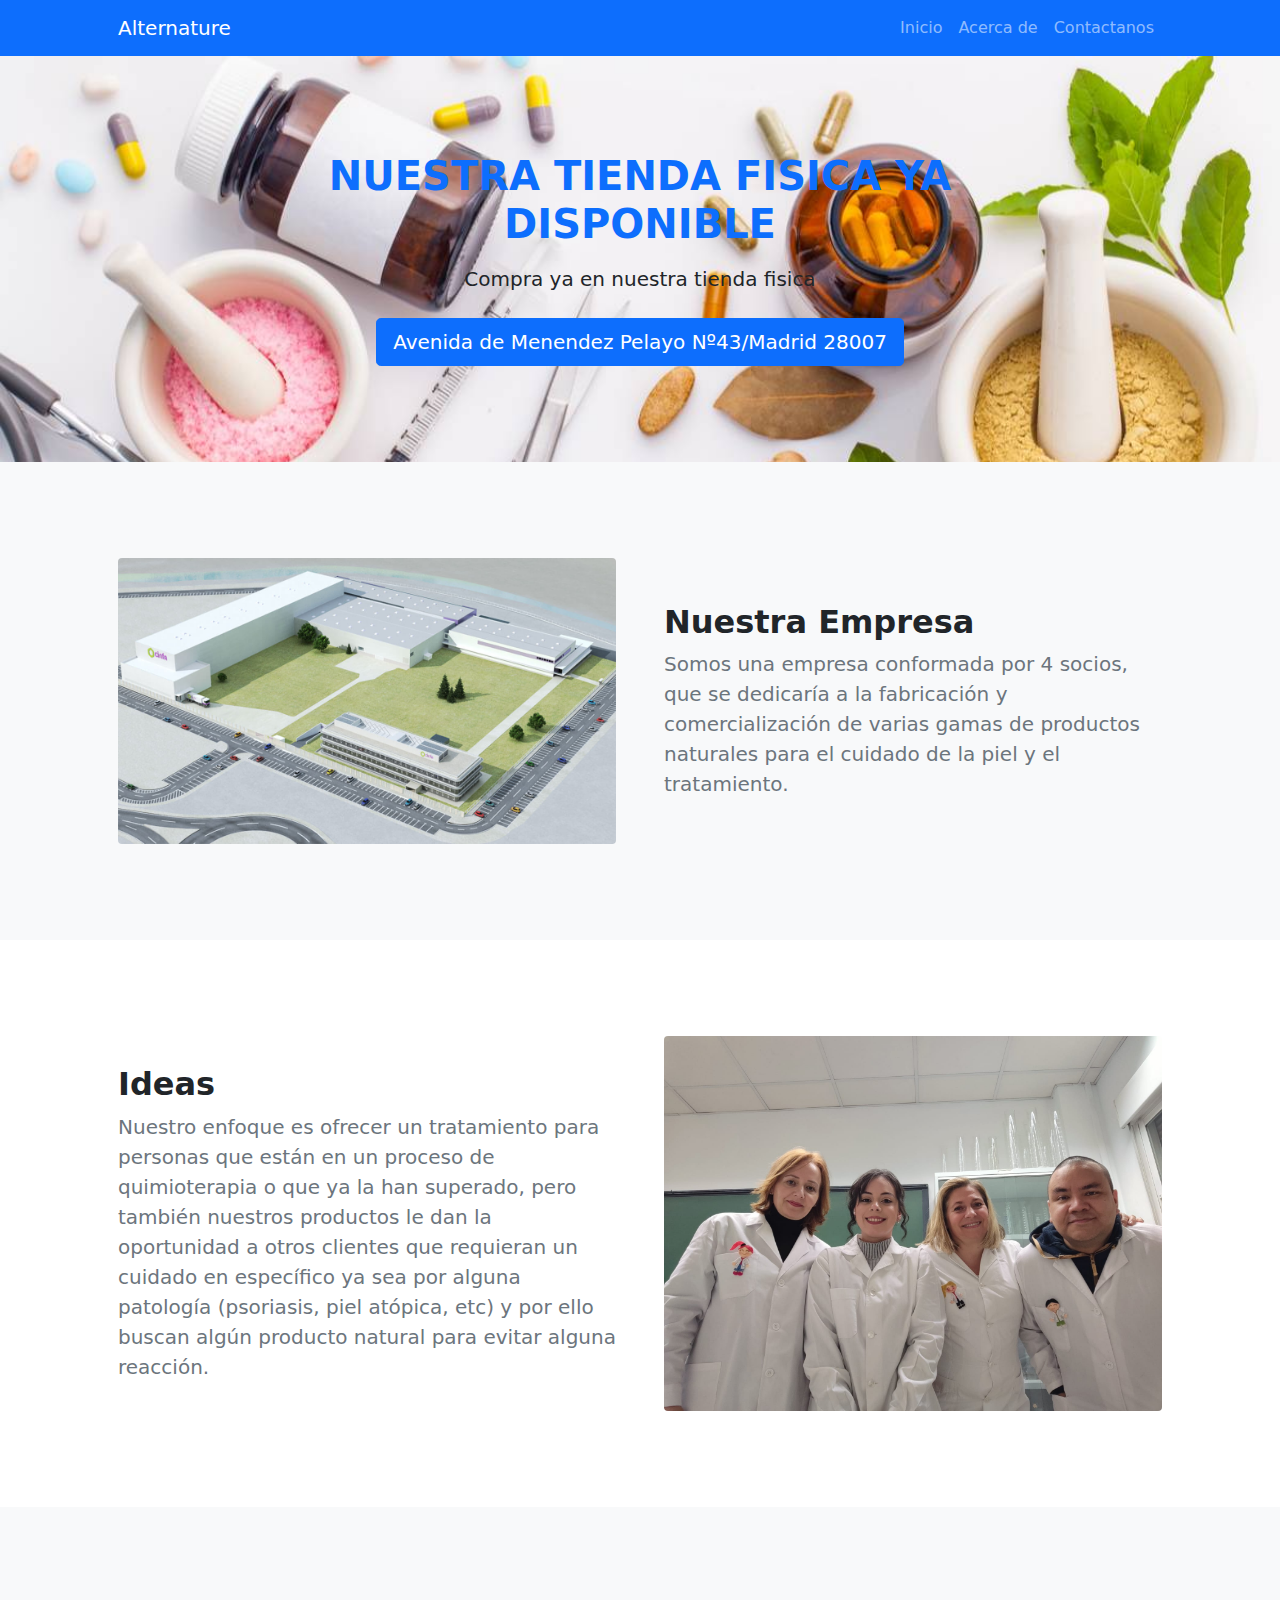
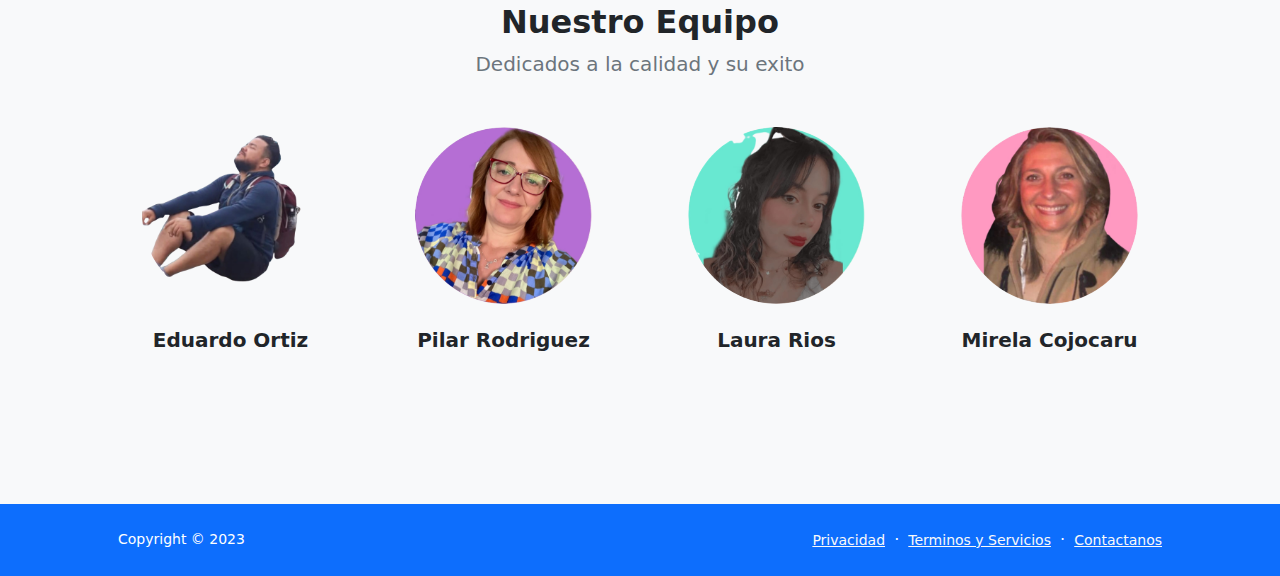
<file: about.html>
<!DOCTYPE html>
<html lang="en">
    <head>
        <meta charset="utf-8" />
        <meta name="viewport" content="width=device-width, initial-scale=1, shrink-to-fit=no" />
        <meta name="description" content="" />
        <meta name="author" content="" />
        <title>Acerca de | alternature.es</title>
        <!-- Favicon-->
        <link rel="icon" type="image/x-icon" href="assets/alternature.png" />
        <!-- Bootstrap icons-->
        <link href="https://cdn.jsdelivr.net/npm/bootstrap-icons@1.5.0/font/bootstrap-icons.css" rel="stylesheet" />
        <!-- Core theme CSS (includes Bootstrap)-->
        <link href="css/styles.css" rel="stylesheet" />
    </head>
    <body class="d-flex flex-column">
        <main class="flex-shrink-0">
            <!-- Navigation-->
            <nav class="navbar navbar-expand-lg navbar-dark bg-primary">
                <div class="container px-5">
                    <a class="navbar-brand" href="index.html">Alternature</a>
                    <button class="navbar-toggler" type="button" data-bs-toggle="collapse" data-bs-target="#navbarSupportedContent" aria-controls="navbarSupportedContent" aria-expanded="false" aria-label="Toggle navigation"><span class="navbar-toggler-icon"></span></button>
                    <div class="collapse navbar-collapse" id="navbarSupportedContent">
                        <ul class="navbar-nav ms-auto mb-2 mb-lg-0">
                            <li class="nav-item"><a class="nav-link" href="index.html">Inicio</a></li>
                            <li class="nav-item"><a class="nav-link" href="about.html">Acerca de</a></li>
                            <li class="nav-item"><a class="nav-link" href="contact.html">Contactanos</a></li>
                        </ul>
                    </div>
                </div>
            </nav>
            <!-- Header-->
            <header class="py-5">
                <div class="container px-5">
                    <div class="row justify-content-center">
                        <div class="col-lg-8 col-xxl-6">
                            <div class="text-center my-5">
                                <h1 class="fw-bolder mb-3 text-primary">NUESTRA TIENDA FISICA YA DISPONIBLE</h1>
                                <p class="lead fw-normal text-dark mb-4">Compra ya en nuestra tienda fisica</p>
                                <a class="btn btn-primary btn-lg" href="#scroll-target">Avenida de Menendez Pelayo Nº43/Madrid 28007</a>
                            </div>
                        </div>
                    </div>
                </div>
            </header>
            <!-- About section one-->
            <section class="py-5 bg-light" id="scroll-target">
                <div class="container px-5 my-5">
                    <div class="row gx-5 align-items-center">
                        <div class="col-lg-6"><img class="img-fluid rounded mb-5 mb-lg-0" src="assets/empresa.jpg" alt="..." /></div>
                        <div class="col-lg-6">
                            <h2 class="fw-bolder">Nuestra Empresa</h2>
                            <p class="lead fw-normal text-muted mb-0">Somos una empresa conformada por 4 socios, que se dedicaría a la fabricación y comercialización de varias gamas de productos naturales para el cuidado de la piel y el tratamiento.</p>
                        </div>
                    </div>
                </div>
            </section>
            <!-- About section two-->
            <section class="py-5">
                <div class="container px-5 my-5">
                    <div class="row gx-5 align-items-center">
                        <div class="col-lg-6 order-first order-lg-last"><img class="img-fluid rounded mb-5 mb-lg-0" src="assets/personal.jpeg" alt="..." /></div>
                        <div class="col-lg-6">
                            <h2 class="fw-bolder">Ideas</h2>
                            <p class="lead fw-normal text-muted mb-0">Nuestro enfoque es ofrecer un tratamiento para personas que están en un proceso de quimioterapia  o que ya la han superado, pero también nuestros productos le dan la oportunidad a otros clientes que requieran un cuidado en específico ya sea por alguna patología (psoriasis, piel atópica, etc) y por ello buscan algún producto natural para evitar alguna reacción.</p>
                        </div>
                    </div>
                </div>
            </section>
            <!-- Team members section-->
            <section class="py-5 bg-light">
                <div class="container px-5 my-5">
                    <div class="text-center">
                        <h2 class="fw-bolder">Nuestro Equipo</h2>
                        <p class="lead fw-normal text-muted mb-5">Dedicados a la calidad y su exito</p>
                    </div>
                    <div class="row gx-5 row-cols-1 row-cols-sm-2 row-cols-xl-4 justify-content-center">
                        <div class="col mb-5 mb-5 mb-xl-0">
                            <div class="text-center">
                                <img class="img-fluid rounded-circle mb-4 px-4" src="assets/p1.png" alt="..." />
                                <h5 class="fw-bolder">Eduardo Ortiz</h5>
                            </div>
                        </div>
                        <div class="col mb-5 mb-5 mb-xl-0">
                            <div class="text-center">
                                <img class="img-fluid rounded-circle mb-4 px-4" src="assets/p2.png" alt="..." />
                                <h5 class="fw-bolder">Pilar Rodriguez</h5>
                            </div>
                        </div>
                        <div class="col mb-5 mb-5 mb-sm-0">
                            <div class="text-center">
                                <img class="img-fluid rounded-circle mb-4 px-4" src="assets/p3.png" alt="..." />
                                <h5 class="fw-bolder">Laura Rios</h5>
                            </div>
                        </div>
                        <div class="col mb-5">
                            <div class="text-center">
                                <img class="img-fluid rounded-circle mb-4 px-4" src="assets/p4.png" alt="..." />
                                <h5 class="fw-bolder">Mirela Cojocaru</h5>
                            </div>
                        </div>
                    </div>
                </div>
            </section>
        </main>
        <!-- Footer-->
        <footer class="bg-primary py-4 mt-auto">
            <div class="container px-5">
                <div class="row align-items-center justify-content-between flex-column flex-sm-row">
                    <div class="col-auto"><div class="small m-0 text-white">Copyright &copy; 2023</div></div>
                    <div class="col-auto">
                        <a class="link-light small" href="#!">Privacidad</a>
                        <span class="text-white mx-1">&middot;</span>
                        <a class="link-light small" href="#!">Terminos y Servicios</a>
                        <span class="text-white mx-1">&middot;</span>
                        <a class="link-light small" href="#!">Contactanos</a>
                    </div>
                </div>
            </div>
        </footer>
        <!-- Bootstrap core JS-->
        <script src="https://cdn.jsdelivr.net/npm/bootstrap@5.1.3/dist/js/bootstrap.bundle.min.js"></script>
        <!-- Core theme JS-->
        <script src="js/scripts.js"></script>
    </body>
</html>
</file>
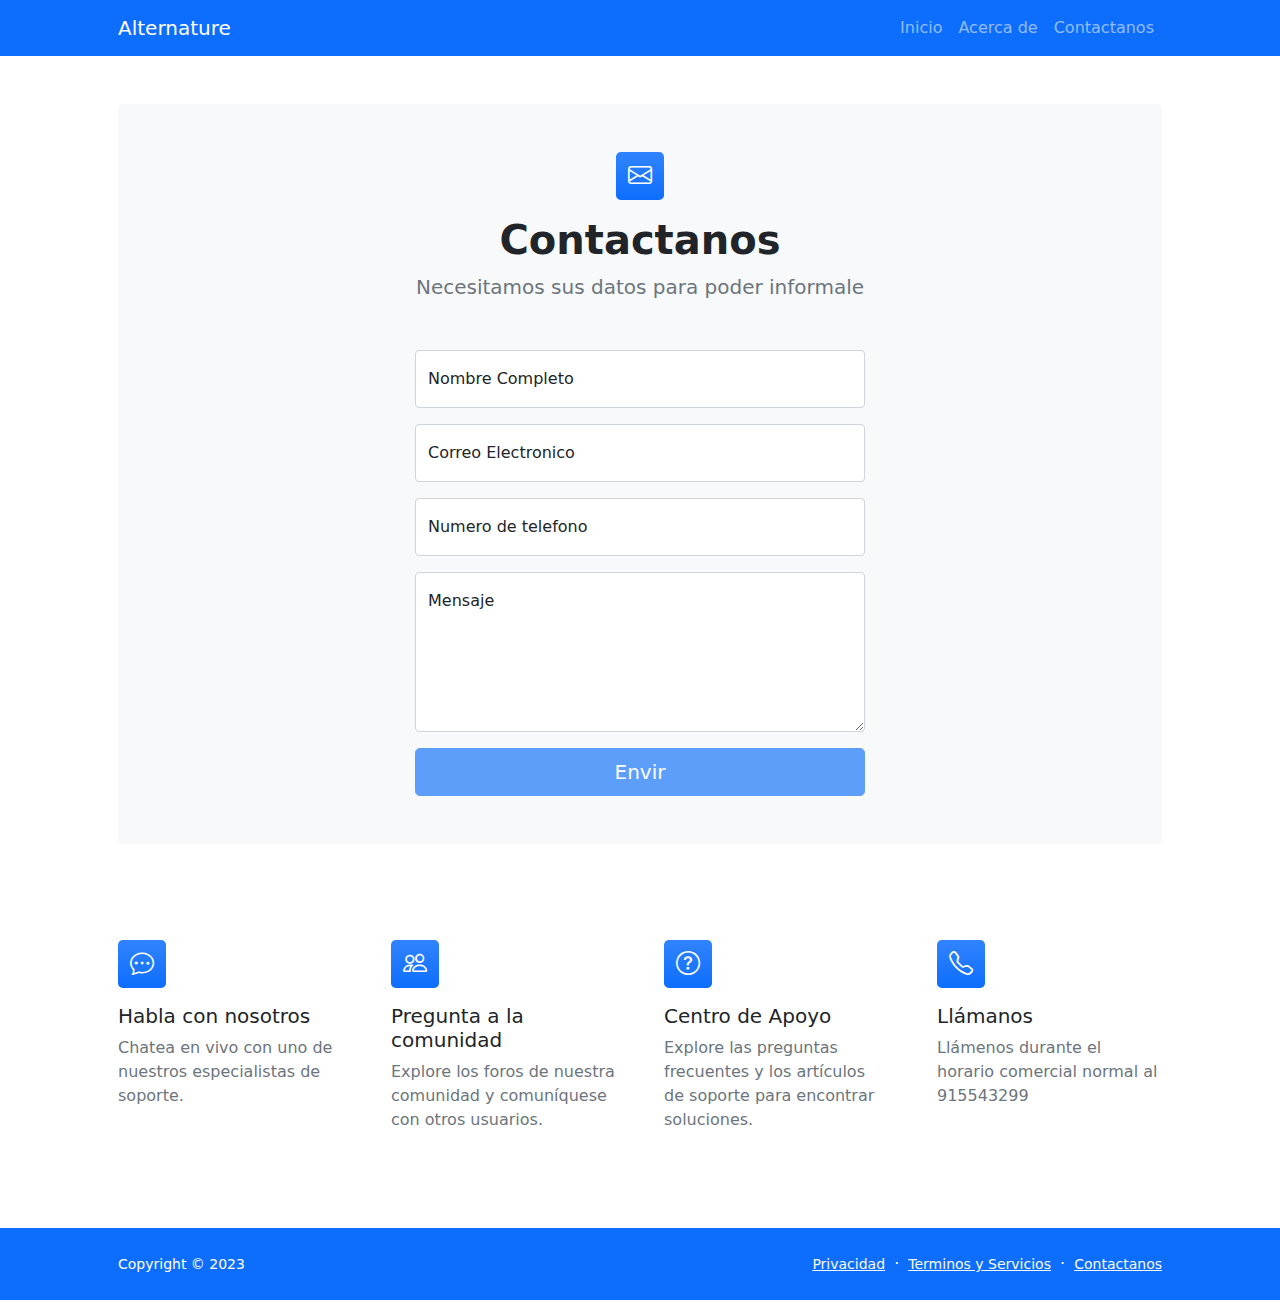
<file: contact.html>
<!DOCTYPE html>
<html lang="en">
    <head>
        <meta charset="utf-8" />
        <meta name="viewport" content="width=device-width, initial-scale=1, shrink-to-fit=no" />
        <meta name="description" content />
        <meta name="author" content />
        <title>contactanos | alternature.es</title>
        <!-- Favicon-->
        <link rel="icon" type="image/x-icon" href="assets/alternature.png" />
        <!-- Bootstrap icons-->
        <link href="https://cdn.jsdelivr.net/npm/bootstrap-icons@1.5.0/font/bootstrap-icons.css" rel="stylesheet" />
        <!-- Core theme CSS (includes Bootstrap)-->
        <link href="css/styles.css" rel="stylesheet" />
    </head>
    <body class="d-flex flex-column">
        <main class="flex-shrink-0">
            <!-- Navigation-->
            <nav class="navbar navbar-expand-lg navbar-dark bg-primary">
                <div class="container px-5">
                    <a class="navbar-brand" href="index.html">Alternature</a>
                    <button class="navbar-toggler" type="button" data-bs-toggle="collapse" data-bs-target="#navbarSupportedContent" aria-controls="navbarSupportedContent" aria-expanded="false" aria-label="Toggle navigation"><span class="navbar-toggler-icon"></span></button>
                    <div class="collapse navbar-collapse" id="navbarSupportedContent">
                        <ul class="navbar-nav ms-auto mb-2 mb-lg-0">
                            <li class="nav-item"><a class="nav-link" href="index.html">Inicio</a></li>
                            <li class="nav-item"><a class="nav-link" href="about.html">Acerca de</a></li>
                            <li class="nav-item"><a class="nav-link" href="contact.html">Contactanos</a></li>
                        </ul>
                    </div>
                </div>
            </nav>
            <!-- Page content-->
            <section class="py-5">
                <div class="container px-5">
                    <!-- Contact form-->
                    <div class="bg-light rounded-3 py-5 px-4 px-md-5 mb-5">
                        <div class="text-center mb-5">
                            <div class="feature bg-primary bg-gradient text-white rounded-3 mb-3"><i class="bi bi-envelope"></i></div>
                            <h1 class="fw-bolder">Contactanos</h1>
                            <p class="lead fw-normal text-muted mb-0">Necesitamos sus datos para poder informale</p>
                        </div>
                        <div class="row gx-5 justify-content-center">
                            <div class="col-lg-8 col-xl-6">
                                <!-- * * * * * * * * * * * * * * *-->
                                <!-- * * SB Forms Contact Form * *-->
                                <!-- * * * * * * * * * * * * * * *-->
                                <!-- This form is pre-integrated with SB Forms.-->
                                <!-- To make this form functional, sign up at-->
                                <!-- https://startbootstrap.com/solution/contact-forms-->
                                <!-- to get an API token!-->
                                <form id="contactForm" data-sb-form-api-token="API_TOKEN">
                                    <!-- Name input-->
                                    <div class="form-floating mb-3">
                                        <input class="form-control" id="name" type="text" placeholder="Enter your name..." data-sb-validations="required" />
                                        <label for="name">Nombre Completo</label>
                                        <div class="invalid-feedback" data-sb-feedback="name:required">El nombre es requerido</div>
                                    </div>
                                    <!-- Email address input-->
                                    <div class="form-floating mb-3">
                                        <input class="form-control" id="email" type="email" placeholder="name@example.com" data-sb-validations="required,email" />
                                        <label for="email">Correo Electronico</label>
                                        <div class="invalid-feedback" data-sb-feedback="email:required">El correo es requerido</div>
                                        <div class="invalid-feedback" data-sb-feedback="email:email">El correo introducido no es valido</div>
                                    </div>
                                    <!-- Phone number input-->
                                    <div class="form-floating mb-3">
                                        <input class="form-control" id="phone" type="tel" placeholder="(123) 456-7890" data-sb-validations="required" />
                                        <label for="phone">Numero de telefono</label>
                                        <div class="invalid-feedback" data-sb-feedback="phone:required">El numero de telefono es requerido</div>
                                    </div>
                                    <!-- Message input-->
                                    <div class="form-floating mb-3">
                                        <textarea class="form-control" id="message" type="text" placeholder="Enter your message here..." style="height: 10rem" data-sb-validations="required"></textarea>
                                        <label for="message">Mensaje</label>
                                        <div class="invalid-feedback" data-sb-feedback="message:required">El mensaje es requerido</div>
                                    </div>
                                    <!-- Submit success message-->
                                    <!---->
                                    <!-- This is what your users will see when the form-->
                                    <!-- has successfully submitted-->
                                    <div class="d-none" id="submitSuccessMessage">
                                        <div class="text-center mb-3">
                                            <div class="fw-bolder">Formulario enviado correctamente</div>
                                            Gracias por contactar con nosotros, le iremos informando 
                                        </div>
                                    </div>
                                    <!-- Submit error message-->
                                    <!---->
                                    <!-- This is what your users will see when there is-->
                                    <!-- an error submitting the form-->
                                    <div class="d-none" id="submitErrorMessage"><div class="text-center text-danger mb-3">Error sending message!</div></div>
                                    <!-- Submit Button-->
                                    <div class="d-grid"><button class="btn btn-primary btn-lg disabled" id="submitButton" type="submit">Envir</button></div>
                                </form>
                            </div>
                        </div>
                    </div>
                    <!-- Contact cards-->
                    <div class="row gx-5 row-cols-2 row-cols-lg-4 py-5">
                        <div class="col">
                            <div class="feature bg-primary bg-gradient text-white rounded-3 mb-3"><i class="bi bi-chat-dots"></i></div>
                            <div class="h5 mb-2">Habla con nosotros</div>
                            <p class="text-muted mb-0">
                                Chatea en vivo con uno de nuestros especialistas de soporte.</p>
                        </div>
                        <div class="col">
                            <div class="feature bg-primary bg-gradient text-white rounded-3 mb-3"><i class="bi bi-people"></i></div>
                            <div class="h5">
                                Pregunta a la comunidad</div>
                            <p class="text-muted mb-0">Explore los foros de nuestra comunidad y comuníquese con otros usuarios.</p>
                        </div>
                        <div class="col">
                            <div class="feature bg-primary bg-gradient text-white rounded-3 mb-3"><i class="bi bi-question-circle"></i></div>
                            <div class="h5">Centro de Apoyo</div>
                            <p class="text-muted mb-0">Explore las preguntas frecuentes y los artículos de soporte para encontrar soluciones.</p>
                        </div>
                        <div class="col">
                            <div class="feature bg-primary bg-gradient text-white rounded-3 mb-3"><i class="bi bi-telephone"></i></div>
                            <div class="h5">Llámanos</div>
                            <p class="text-muted mb-0">Llámenos durante el horario comercial normal al 915543299</p>
                        </div>
                    </div>
                </div>
            </section>
        </main>
        <!-- Footer-->
        <footer class="bg-primary py-4 mt-auto">
            <div class="container px-5">
                <div class="row align-items-center justify-content-between flex-column flex-sm-row">
                    <div class="col-auto"><div class="small m-0 text-white">Copyright &copy; 2023</div></div>
                    <div class="col-auto">
                        <a class="link-light small" href="#!">Privacidad</a>
                        <span class="text-white mx-1">&middot;</span>
                        <a class="link-light small" href="#!">Terminos y Servicios</a>
                        <span class="text-white mx-1">&middot;</span>
                        <a class="link-light small" href="#!">Contactanos</a>
                    </div>
                </div>
            </div>
        </footer>
        <!-- Bootstrap core JS-->
        <script src="https://cdn.jsdelivr.net/npm/bootstrap@5.1.3/dist/js/bootstrap.bundle.min.js"></script>
        <!-- Core theme JS-->
        <script src="js/scripts.js"></script>
        <!-- * * * * * * * * * * * * * * * * * * * * * * * * * * * * * * * * * * * * * * * *-->
        <!-- * *                               SB Forms JS                               * *-->
        <!-- * * Activate your form at https://startbootstrap.com/solution/contact-forms * *-->
        <!-- * * * * * * * * * * * * * * * * * * * * * * * * * * * * * * * * * * * * * * * *-->
        <script src="https://cdn.startbootstrap.com/sb-forms-latest.js"></script>
    </body>
</html>
</file>
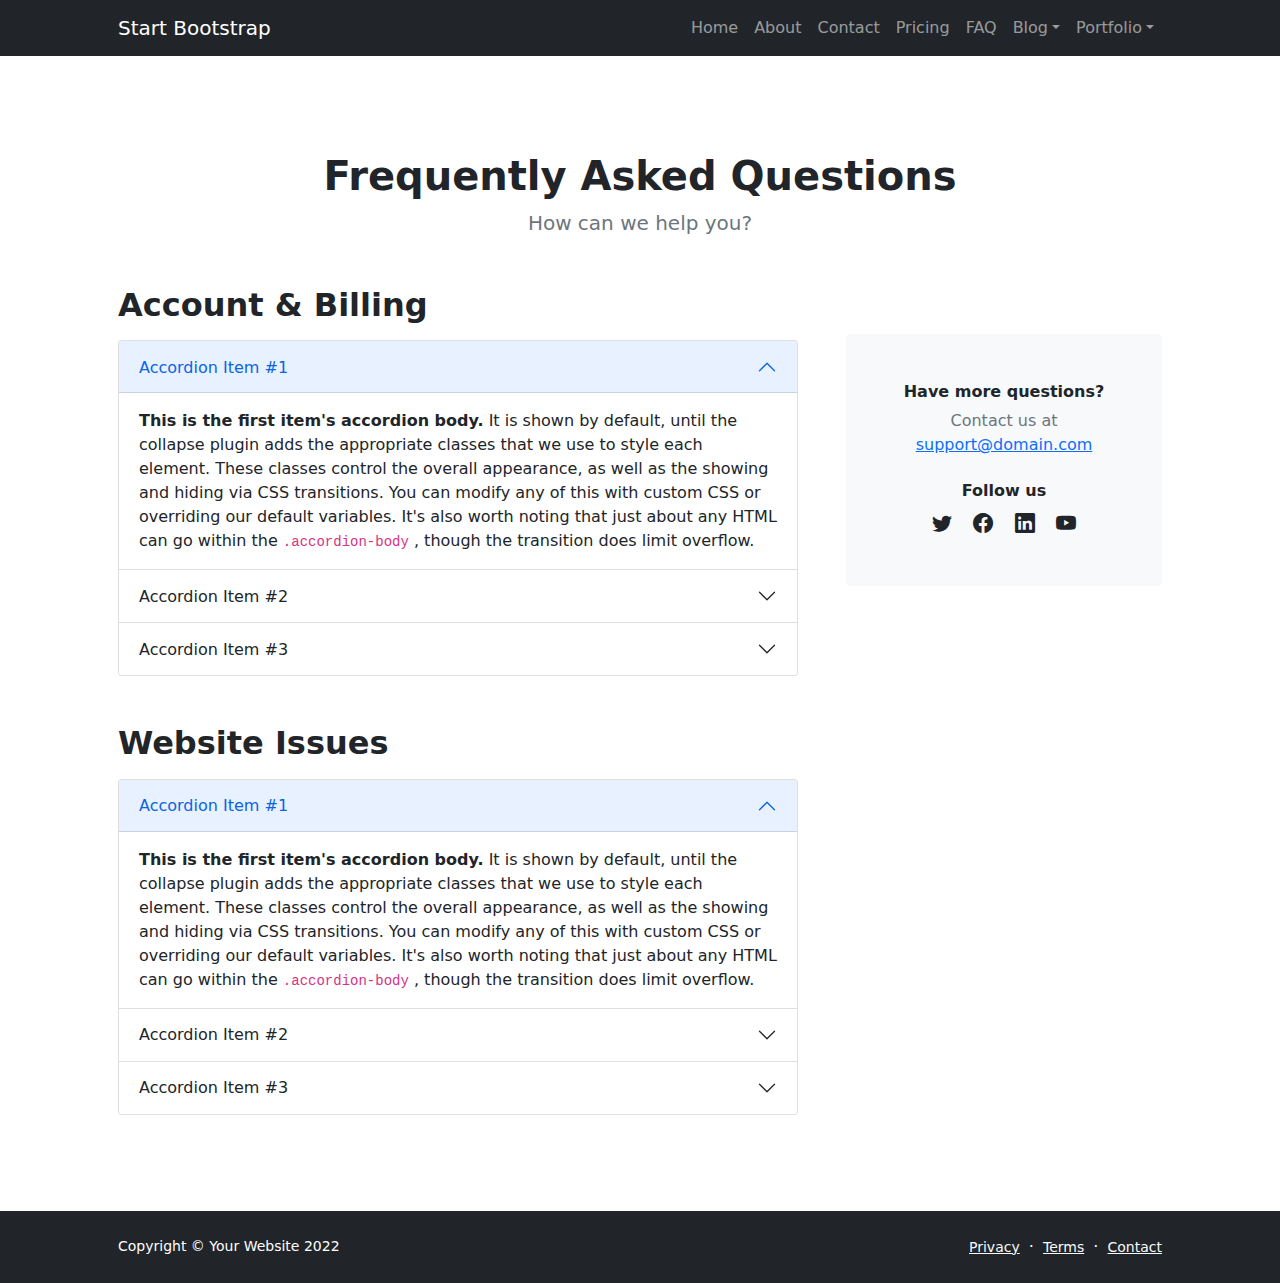
<file: faq.html>
<!DOCTYPE html>
<html lang="en">
    <head>
        <meta charset="utf-8" />
        <meta name="viewport" content="width=device-width, initial-scale=1, shrink-to-fit=no" />
        <meta name="description" content="" />
        <meta name="author" content="" />
        <title>Modern Business - Start Bootstrap Template</title>
        <!-- Favicon-->
        <link rel="icon" type="image/x-icon" href="assets/favicon.ico" />
        <!-- Bootstrap icons-->
        <link href="https://cdn.jsdelivr.net/npm/bootstrap-icons@1.5.0/font/bootstrap-icons.css" rel="stylesheet" />
        <!-- Core theme CSS (includes Bootstrap)-->
        <link href="css/styles.css" rel="stylesheet" />
    </head>
    <body class="d-flex flex-column h-100">
        <main class="flex-shrink-0">
            <!-- Navigation-->
            <nav class="navbar navbar-expand-lg navbar-dark bg-dark">
                <div class="container px-5">
                    <a class="navbar-brand" href="index.html">Start Bootstrap</a>
                    <button class="navbar-toggler" type="button" data-bs-toggle="collapse" data-bs-target="#navbarSupportedContent" aria-controls="navbarSupportedContent" aria-expanded="false" aria-label="Toggle navigation"><span class="navbar-toggler-icon"></span></button>
                    <div class="collapse navbar-collapse" id="navbarSupportedContent">
                        <ul class="navbar-nav ms-auto mb-2 mb-lg-0">
                            <li class="nav-item"><a class="nav-link" href="index.html">Home</a></li>
                            <li class="nav-item"><a class="nav-link" href="about.html">About</a></li>
                            <li class="nav-item"><a class="nav-link" href="contact.html">Contact</a></li>
                            <li class="nav-item"><a class="nav-link" href="pricing.html">Pricing</a></li>
                            <li class="nav-item"><a class="nav-link" href="faq.html">FAQ</a></li>
                            <li class="nav-item dropdown">
                                <a class="nav-link dropdown-toggle" id="navbarDropdownBlog" href="#" role="button" data-bs-toggle="dropdown" aria-expanded="false">Blog</a>
                                <ul class="dropdown-menu dropdown-menu-end" aria-labelledby="navbarDropdownBlog">
                                    <li><a class="dropdown-item" href="blog-home.html">Blog Home</a></li>
                                    <li><a class="dropdown-item" href="blog-post.html">Blog Post</a></li>
                                </ul>
                            </li>
                            <li class="nav-item dropdown">
                                <a class="nav-link dropdown-toggle" id="navbarDropdownPortfolio" href="#" role="button" data-bs-toggle="dropdown" aria-expanded="false">Portfolio</a>
                                <ul class="dropdown-menu dropdown-menu-end" aria-labelledby="navbarDropdownPortfolio">
                                    <li><a class="dropdown-item" href="portfolio-overview.html">Portfolio Overview</a></li>
                                    <li><a class="dropdown-item" href="portfolio-item.html">Portfolio Item</a></li>
                                </ul>
                            </li>
                        </ul>
                    </div>
                </div>
            </nav>
            <!-- Page Content-->
            <section class="py-5">
                <div class="container px-5 my-5">
                    <div class="text-center mb-5">
                        <h1 class="fw-bolder">Frequently Asked Questions</h1>
                        <p class="lead fw-normal text-muted mb-0">How can we help you?</p>
                    </div>
                    <div class="row gx-5">
                        <div class="col-xl-8">
                            <!-- FAQ Accordion 1-->
                            <h2 class="fw-bolder mb-3">Account &amp; Billing</h2>
                            <div class="accordion mb-5" id="accordionExample">
                                <div class="accordion-item">
                                    <h3 class="accordion-header" id="headingOne"><button class="accordion-button" type="button" data-bs-toggle="collapse" data-bs-target="#collapseOne" aria-expanded="true" aria-controls="collapseOne">Accordion Item #1</button></h3>
                                    <div class="accordion-collapse collapse show" id="collapseOne" aria-labelledby="headingOne" data-bs-parent="#accordionExample">
                                        <div class="accordion-body">
                                            <strong>This is the first item's accordion body.</strong>
                                            It is shown by default, until the collapse plugin adds the appropriate classes that we use to style each element. These classes control the overall appearance, as well as the showing and hiding via CSS transitions. You can modify any of this with custom CSS or overriding our default variables. It's also worth noting that just about any HTML can go within the
                                            <code>.accordion-body</code>
                                            , though the transition does limit overflow.
                                        </div>
                                    </div>
                                </div>
                                <div class="accordion-item">
                                    <h3 class="accordion-header" id="headingTwo"><button class="accordion-button collapsed" type="button" data-bs-toggle="collapse" data-bs-target="#collapseTwo" aria-expanded="false" aria-controls="collapseTwo">Accordion Item #2</button></h3>
                                    <div class="accordion-collapse collapse" id="collapseTwo" aria-labelledby="headingTwo" data-bs-parent="#accordionExample">
                                        <div class="accordion-body">
                                            <strong>This is the second item's accordion body.</strong>
                                            It is hidden by default, until the collapse plugin adds the appropriate classes that we use to style each element. These classes control the overall appearance, as well as the showing and hiding via CSS transitions. You can modify any of this with custom CSS or overriding our default variables. It's also worth noting that just about any HTML can go within the
                                            <code>.accordion-body</code>
                                            , though the transition does limit overflow.
                                        </div>
                                    </div>
                                </div>
                                <div class="accordion-item">
                                    <h3 class="accordion-header" id="headingThree"><button class="accordion-button collapsed" type="button" data-bs-toggle="collapse" data-bs-target="#collapseThree" aria-expanded="false" aria-controls="collapseThree">Accordion Item #3</button></h3>
                                    <div class="accordion-collapse collapse" id="collapseThree" aria-labelledby="headingThree" data-bs-parent="#accordionExample">
                                        <div class="accordion-body">
                                            <strong>This is the third item's accordion body.</strong>
                                            It is hidden by default, until the collapse plugin adds the appropriate classes that we use to style each element. These classes control the overall appearance, as well as the showing and hiding via CSS transitions. You can modify any of this with custom CSS or overriding our default variables. It's also worth noting that just about any HTML can go within the
                                            <code>.accordion-body</code>
                                            , though the transition does limit overflow.
                                        </div>
                                    </div>
                                </div>
                            </div>
                            <!-- FAQ Accordion 2-->
                            <h2 class="fw-bolder mb-3">Website Issues</h2>
                            <div class="accordion mb-5 mb-xl-0" id="accordionExample2">
                                <div class="accordion-item">
                                    <h3 class="accordion-header" id="headingOne"><button class="accordion-button" type="button" data-bs-toggle="collapse" data-bs-target="#collapseOne" aria-expanded="true" aria-controls="collapseOne">Accordion Item #1</button></h3>
                                    <div class="accordion-collapse collapse show" id="collapseOne" aria-labelledby="headingOne" data-bs-parent="#accordionExample2">
                                        <div class="accordion-body">
                                            <strong>This is the first item's accordion body.</strong>
                                            It is shown by default, until the collapse plugin adds the appropriate classes that we use to style each element. These classes control the overall appearance, as well as the showing and hiding via CSS transitions. You can modify any of this with custom CSS or overriding our default variables. It's also worth noting that just about any HTML can go within the
                                            <code>.accordion-body</code>
                                            , though the transition does limit overflow.
                                        </div>
                                    </div>
                                </div>
                                <div class="accordion-item">
                                    <h3 class="accordion-header" id="headingTwo"><button class="accordion-button collapsed" type="button" data-bs-toggle="collapse" data-bs-target="#collapseTwo" aria-expanded="false" aria-controls="collapseTwo">Accordion Item #2</button></h3>
                                    <div class="accordion-collapse collapse" id="collapseTwo" aria-labelledby="headingTwo" data-bs-parent="#accordionExample2">
                                        <div class="accordion-body">
                                            <strong>This is the second item's accordion body.</strong>
                                            It is hidden by default, until the collapse plugin adds the appropriate classes that we use to style each element. These classes control the overall appearance, as well as the showing and hiding via CSS transitions. You can modify any of this with custom CSS or overriding our default variables. It's also worth noting that just about any HTML can go within the
                                            <code>.accordion-body</code>
                                            , though the transition does limit overflow.
                                        </div>
                                    </div>
                                </div>
                                <div class="accordion-item">
                                    <h3 class="accordion-header" id="headingThree"><button class="accordion-button collapsed" type="button" data-bs-toggle="collapse" data-bs-target="#collapseThree" aria-expanded="false" aria-controls="collapseThree">Accordion Item #3</button></h3>
                                    <div class="accordion-collapse collapse" id="collapseThree" aria-labelledby="headingThree" data-bs-parent="#accordionExample2">
                                        <div class="accordion-body">
                                            <strong>This is the third item's accordion body.</strong>
                                            It is hidden by default, until the collapse plugin adds the appropriate classes that we use to style each element. These classes control the overall appearance, as well as the showing and hiding via CSS transitions. You can modify any of this with custom CSS or overriding our default variables. It's also worth noting that just about any HTML can go within the
                                            <code>.accordion-body</code>
                                            , though the transition does limit overflow.
                                        </div>
                                    </div>
                                </div>
                            </div>
                        </div>
                        <div class="col-xl-4">
                            <div class="card border-0 bg-light mt-xl-5">
                                <div class="card-body p-4 py-lg-5">
                                    <div class="d-flex align-items-center justify-content-center">
                                        <div class="text-center">
                                            <div class="h6 fw-bolder">Have more questions?</div>
                                            <p class="text-muted mb-4">
                                                Contact us at
                                                <br />
                                                <a href="#!">support@domain.com</a>
                                            </p>
                                            <div class="h6 fw-bolder">Follow us</div>
                                            <a class="fs-5 px-2 link-dark" href="#!"><i class="bi-twitter"></i></a>
                                            <a class="fs-5 px-2 link-dark" href="#!"><i class="bi-facebook"></i></a>
                                            <a class="fs-5 px-2 link-dark" href="#!"><i class="bi-linkedin"></i></a>
                                            <a class="fs-5 px-2 link-dark" href="#!"><i class="bi-youtube"></i></a>
                                        </div>
                                    </div>
                                </div>
                            </div>
                        </div>
                    </div>
                </div>
            </section>
        </main>
        <!-- Footer-->
        <footer class="bg-dark py-4 mt-auto">
            <div class="container px-5">
                <div class="row align-items-center justify-content-between flex-column flex-sm-row">
                    <div class="col-auto"><div class="small m-0 text-white">Copyright &copy; Your Website 2022</div></div>
                    <div class="col-auto">
                        <a class="link-light small" href="#!">Privacy</a>
                        <span class="text-white mx-1">&middot;</span>
                        <a class="link-light small" href="#!">Terms</a>
                        <span class="text-white mx-1">&middot;</span>
                        <a class="link-light small" href="#!">Contact</a>
                    </div>
                </div>
            </div>
        </footer>
        <!-- Bootstrap core JS-->
        <script src="https://cdn.jsdelivr.net/npm/bootstrap@5.1.3/dist/js/bootstrap.bundle.min.js"></script>
        <!-- Core theme JS-->
        <script src="js/scripts.js"></script>
    </body>
</html>
</file>
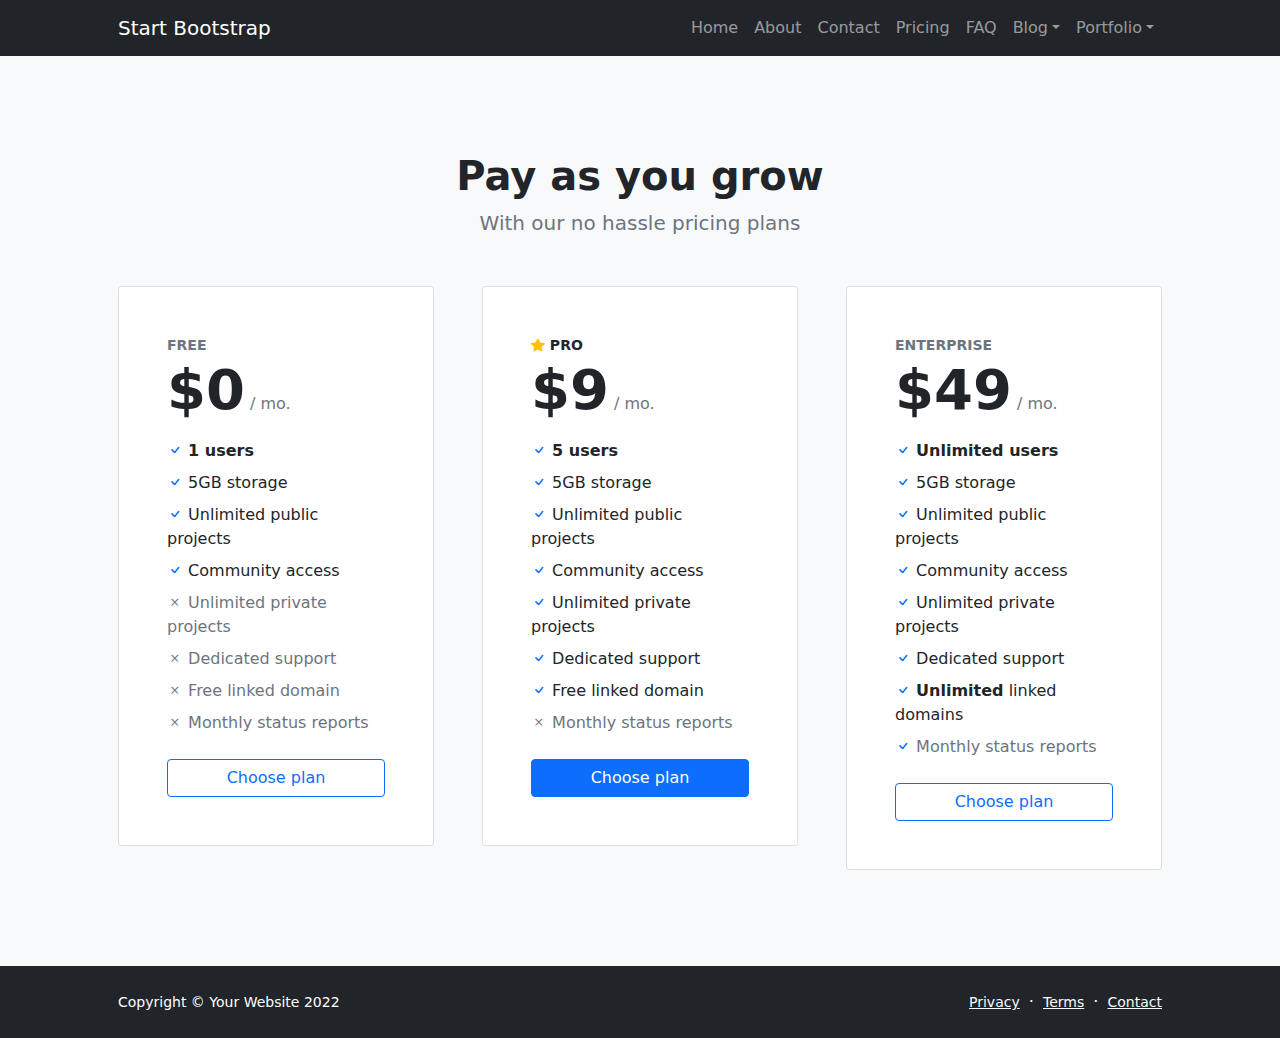
<file: pricing.html>
<!DOCTYPE html>
<html lang="en">
    <head>
        <meta charset="utf-8" />
        <meta name="viewport" content="width=device-width, initial-scale=1, shrink-to-fit=no" />
        <meta name="description" content="" />
        <meta name="author" content="" />
        <title>Modern Business - Start Bootstrap Template</title>
        <!-- Favicon-->
        <link rel="icon" type="image/x-icon" href="assets/favicon.ico" />
        <!-- Bootstrap icons-->
        <link href="https://cdn.jsdelivr.net/npm/bootstrap-icons@1.5.0/font/bootstrap-icons.css" rel="stylesheet" />
        <!-- Core theme CSS (includes Bootstrap)-->
        <link href="css/styles.css" rel="stylesheet" />
    </head>
    <body class="d-flex flex-column">
        <main class="flex-shrink-0">
            <!-- Navigation-->
            <nav class="navbar navbar-expand-lg navbar-dark bg-dark">
                <div class="container px-5">
                    <a class="navbar-brand" href="index.html">Start Bootstrap</a>
                    <button class="navbar-toggler" type="button" data-bs-toggle="collapse" data-bs-target="#navbarSupportedContent" aria-controls="navbarSupportedContent" aria-expanded="false" aria-label="Toggle navigation"><span class="navbar-toggler-icon"></span></button>
                    <div class="collapse navbar-collapse" id="navbarSupportedContent">
                        <ul class="navbar-nav ms-auto mb-2 mb-lg-0">
                            <li class="nav-item"><a class="nav-link" href="index.html">Home</a></li>
                            <li class="nav-item"><a class="nav-link" href="about.html">About</a></li>
                            <li class="nav-item"><a class="nav-link" href="contact.html">Contact</a></li>
                            <li class="nav-item"><a class="nav-link" href="pricing.html">Pricing</a></li>
                            <li class="nav-item"><a class="nav-link" href="faq.html">FAQ</a></li>
                            <li class="nav-item dropdown">
                                <a class="nav-link dropdown-toggle" id="navbarDropdownBlog" href="#" role="button" data-bs-toggle="dropdown" aria-expanded="false">Blog</a>
                                <ul class="dropdown-menu dropdown-menu-end" aria-labelledby="navbarDropdownBlog">
                                    <li><a class="dropdown-item" href="blog-home.html">Blog Home</a></li>
                                    <li><a class="dropdown-item" href="blog-post.html">Blog Post</a></li>
                                </ul>
                            </li>
                            <li class="nav-item dropdown">
                                <a class="nav-link dropdown-toggle" id="navbarDropdownPortfolio" href="#" role="button" data-bs-toggle="dropdown" aria-expanded="false">Portfolio</a>
                                <ul class="dropdown-menu dropdown-menu-end" aria-labelledby="navbarDropdownPortfolio">
                                    <li><a class="dropdown-item" href="portfolio-overview.html">Portfolio Overview</a></li>
                                    <li><a class="dropdown-item" href="portfolio-item.html">Portfolio Item</a></li>
                                </ul>
                            </li>
                        </ul>
                    </div>
                </div>
            </nav>
            <!-- Pricing section-->
            <section class="bg-light py-5">
                <div class="container px-5 my-5">
                    <div class="text-center mb-5">
                        <h1 class="fw-bolder">Pay as you grow</h1>
                        <p class="lead fw-normal text-muted mb-0">With our no hassle pricing plans</p>
                    </div>
                    <div class="row gx-5 justify-content-center">
                        <!-- Pricing card free-->
                        <div class="col-lg-6 col-xl-4">
                            <div class="card mb-5 mb-xl-0">
                                <div class="card-body p-5">
                                    <div class="small text-uppercase fw-bold text-muted">Free</div>
                                    <div class="mb-3">
                                        <span class="display-4 fw-bold">$0</span>
                                        <span class="text-muted">/ mo.</span>
                                    </div>
                                    <ul class="list-unstyled mb-4">
                                        <li class="mb-2">
                                            <i class="bi bi-check text-primary"></i>
                                            <strong>1 users</strong>
                                        </li>
                                        <li class="mb-2">
                                            <i class="bi bi-check text-primary"></i>
                                            5GB storage
                                        </li>
                                        <li class="mb-2">
                                            <i class="bi bi-check text-primary"></i>
                                            Unlimited public projects
                                        </li>
                                        <li class="mb-2">
                                            <i class="bi bi-check text-primary"></i>
                                            Community access
                                        </li>
                                        <li class="mb-2 text-muted">
                                            <i class="bi bi-x"></i>
                                            Unlimited private projects
                                        </li>
                                        <li class="mb-2 text-muted">
                                            <i class="bi bi-x"></i>
                                            Dedicated support
                                        </li>
                                        <li class="mb-2 text-muted">
                                            <i class="bi bi-x"></i>
                                            Free linked domain
                                        </li>
                                        <li class="text-muted">
                                            <i class="bi bi-x"></i>
                                            Monthly status reports
                                        </li>
                                    </ul>
                                    <div class="d-grid"><a class="btn btn-outline-primary" href="#!">Choose plan</a></div>
                                </div>
                            </div>
                        </div>
                        <!-- Pricing card pro-->
                        <div class="col-lg-6 col-xl-4">
                            <div class="card mb-5 mb-xl-0">
                                <div class="card-body p-5">
                                    <div class="small text-uppercase fw-bold">
                                        <i class="bi bi-star-fill text-warning"></i>
                                        Pro
                                    </div>
                                    <div class="mb-3">
                                        <span class="display-4 fw-bold">$9</span>
                                        <span class="text-muted">/ mo.</span>
                                    </div>
                                    <ul class="list-unstyled mb-4">
                                        <li class="mb-2">
                                            <i class="bi bi-check text-primary"></i>
                                            <strong>5 users</strong>
                                        </li>
                                        <li class="mb-2">
                                            <i class="bi bi-check text-primary"></i>
                                            5GB storage
                                        </li>
                                        <li class="mb-2">
                                            <i class="bi bi-check text-primary"></i>
                                            Unlimited public projects
                                        </li>
                                        <li class="mb-2">
                                            <i class="bi bi-check text-primary"></i>
                                            Community access
                                        </li>
                                        <li class="mb-2">
                                            <i class="bi bi-check text-primary"></i>
                                            Unlimited private projects
                                        </li>
                                        <li class="mb-2">
                                            <i class="bi bi-check text-primary"></i>
                                            Dedicated support
                                        </li>
                                        <li class="mb-2">
                                            <i class="bi bi-check text-primary"></i>
                                            Free linked domain
                                        </li>
                                        <li class="text-muted">
                                            <i class="bi bi-x"></i>
                                            Monthly status reports
                                        </li>
                                    </ul>
                                    <div class="d-grid"><a class="btn btn-primary" href="#!">Choose plan</a></div>
                                </div>
                            </div>
                        </div>
                        <!-- Pricing card enterprise-->
                        <div class="col-lg-6 col-xl-4">
                            <div class="card">
                                <div class="card-body p-5">
                                    <div class="small text-uppercase fw-bold text-muted">Enterprise</div>
                                    <div class="mb-3">
                                        <span class="display-4 fw-bold">$49</span>
                                        <span class="text-muted">/ mo.</span>
                                    </div>
                                    <ul class="list-unstyled mb-4">
                                        <li class="mb-2">
                                            <i class="bi bi-check text-primary"></i>
                                            <strong>Unlimited users</strong>
                                        </li>
                                        <li class="mb-2">
                                            <i class="bi bi-check text-primary"></i>
                                            5GB storage
                                        </li>
                                        <li class="mb-2">
                                            <i class="bi bi-check text-primary"></i>
                                            Unlimited public projects
                                        </li>
                                        <li class="mb-2">
                                            <i class="bi bi-check text-primary"></i>
                                            Community access
                                        </li>
                                        <li class="mb-2">
                                            <i class="bi bi-check text-primary"></i>
                                            Unlimited private projects
                                        </li>
                                        <li class="mb-2">
                                            <i class="bi bi-check text-primary"></i>
                                            Dedicated support
                                        </li>
                                        <li class="mb-2">
                                            <i class="bi bi-check text-primary"></i>
                                            <strong>Unlimited</strong>
                                            linked domains
                                        </li>
                                        <li class="text-muted">
                                            <i class="bi bi-check text-primary"></i>
                                            Monthly status reports
                                        </li>
                                    </ul>
                                    <div class="d-grid"><a class="btn btn-outline-primary" href="#!">Choose plan</a></div>
                                </div>
                            </div>
                        </div>
                    </div>
                </div>
            </section>
        </main>
        <!-- Footer-->
        <footer class="bg-dark py-4 mt-auto">
            <div class="container px-5">
                <div class="row align-items-center justify-content-between flex-column flex-sm-row">
                    <div class="col-auto"><div class="small m-0 text-white">Copyright &copy; Your Website 2022</div></div>
                    <div class="col-auto">
                        <a class="link-light small" href="#!">Privacy</a>
                        <span class="text-white mx-1">&middot;</span>
                        <a class="link-light small" href="#!">Terms</a>
                        <span class="text-white mx-1">&middot;</span>
                        <a class="link-light small" href="#!">Contact</a>
                    </div>
                </div>
            </div>
        </footer>
        <!-- Bootstrap core JS-->
        <script src="https://cdn.jsdelivr.net/npm/bootstrap@5.1.3/dist/js/bootstrap.bundle.min.js"></script>
        <!-- Core theme JS-->
        <script src="js/scripts.js"></script>
    </body>
</html>
</file>
